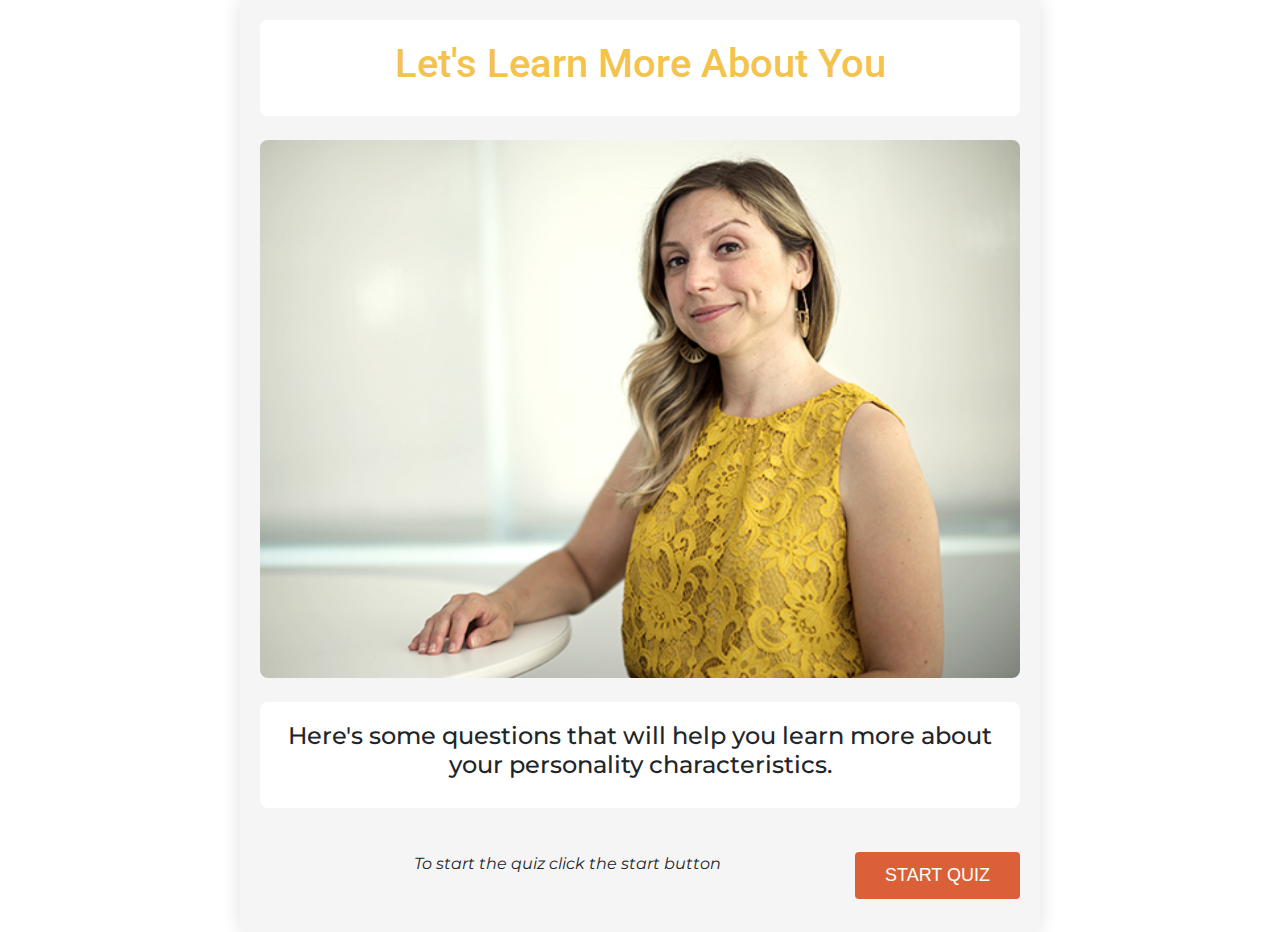
<file: index.html>
<!DOCTYPE html>
<html lang="en">
<head>
  <meta charset="UTF-8">
  <meta http-equiv="X-UA-Compatible" content="IE=edge">
  <meta name="viewport" content="width=device-width, initial-scale=1.0">
  <link rel="stylesheet" href="https://stackpath.bootstrapcdn.com/bootstrap/4.3.1/css/bootstrap.min.css" integrity="sha384-ggOyR0iXCbMQv3Xipma34MD+dH/1fQ784/j6cY/iJTQUOhcWr7x9JvoRxT2MZw1T" crossorigin="anonymous">
  <link href="css/styles.css" rel="stylesheet" type="text/css">
  <link rel="preconnect" href="https://fonts.gstatic.com">
  <link rel="preconnect" href="https://fonts.googleapis.com"> 
  <link href="https://fonts.googleapis.com/css2?family=Montserrat:wght@400;600&display=swap" rel="stylesheet">
  <link rel="preconnect" href="https://fonts.gstatic.com" crossorigin> 
  <link href="https://fonts.googleapis.com/css2?family=Montserrat:wght@400;600&family=Roboto:wght@700&display=swap" rel="stylesheet">
  <title>Career Quiz</title>
</head>
<body>
  <div class="container">
    <div class="card-body top">
      <h1>Let's Learn More About You</h1>
      
    </div>
    <br/>
    <div class="card-body img-card">
      <img src="img/Mary_Blalock.jpg" class="header-image">
    </div>
    <br/>
    <div class="card-body top">
      <h4>Here's some questions that will help you learn more about your personality characteristics.</h4>
    </div>
    <br/>
    <a href="html/question_1.html" class="start">START QUIZ</a>
    <div class="card-body bottom">
      <p><em>To start the quiz click the start button</em></p>
    </div>


  </div>
</body>

</html>
</file>
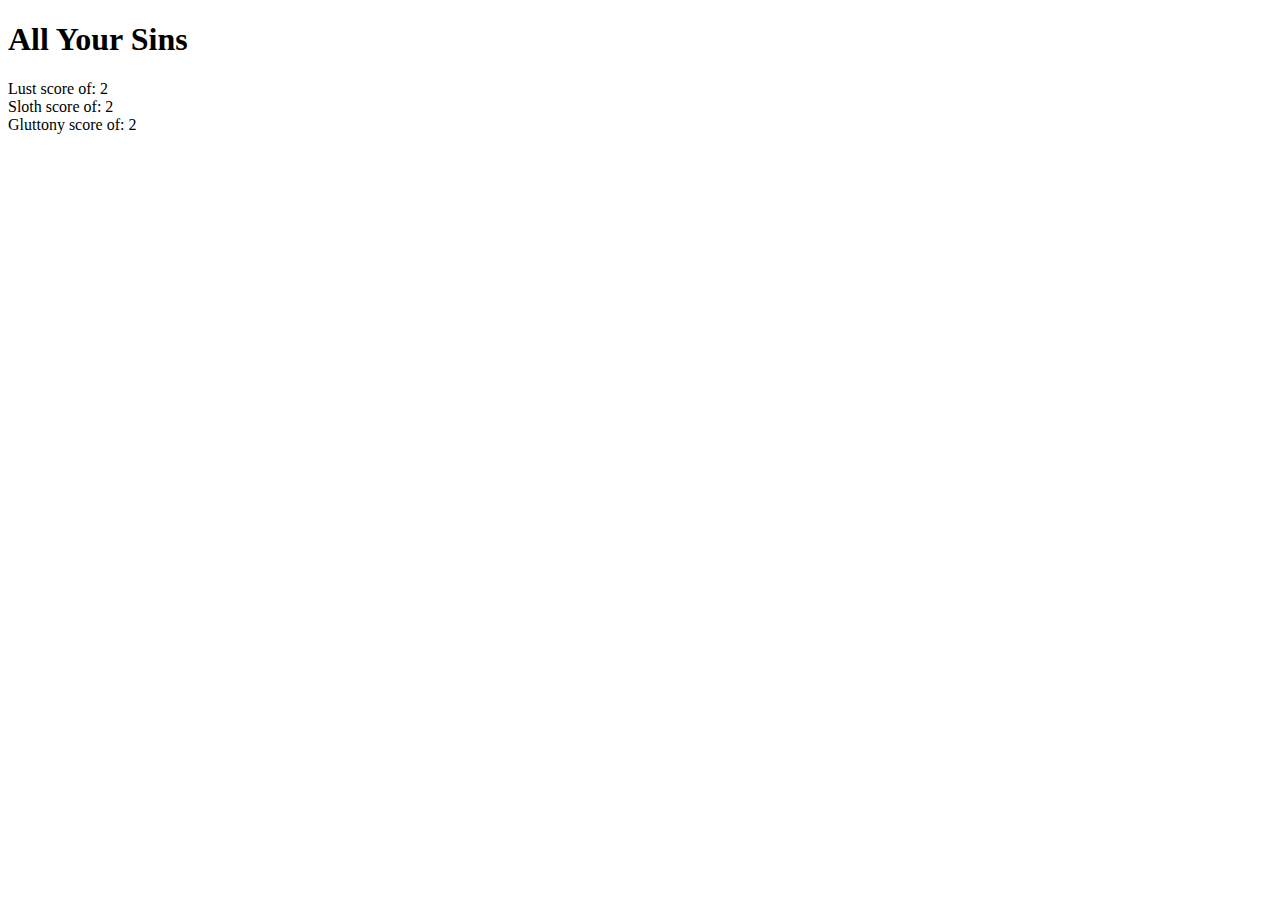
<file: html/sin.html>
<!DOCTYPE html>
<html lang="en">
<head>
  <meta charset="UTF-8">
  <meta http-equiv="X-UA-Compatible" content="IE=edge">
  <meta name="viewport" content="width=device-width, initial-scale=1.0">
  <title>Sins</title>
</head>
<body>
  <h1>All Your Sins</h1>
  <h3 id="top-headder"></h3>
  <ul id="top-list"></ul>
  <h3 id="second-headder"></h3>
  <ul id="second-list"></ul>
</body>
<script src="../js/testFx.js"></script>
</html>
</file>
<file: css/styles.css>
* {
  padding: 0;
  margin: 0;
  box-sizing: border-box;
}
body {
  font-family: "Montserrat";
  text-align: center;
  background-color: white;
}
img {
  width: 100%;
  object-fit: contain;
  border-radius: 8px;
}
.img-card {
  padding: 0;
}
.card-body {
  background-color: white;
  border-radius: 8px;
  
}
section {
  min-height: 100vh;
  width: 100%;
  display: flex;

  background-color: orange;
}

.container {
  max-width: 800px;
  width: 90%;
  padding: 20px;
  box-shadow: 0px 0px 20px #00000020;
  border-radius: 8px;
  background-color: whitesmoke;
}
h1 {
  font-family: 'Roboto', sans-serif;
  color: #f4c34d;
}

label {
  /* display: inline-block; */
  justify-content: right;
  color:rgb(46, 46, 46);
}
.question {
  background-color:white;
  border-radius: 8px;
  text-align: left;
  
}
.top {
  justify-content: center;
  border-radius: 8px;
}
.bottom {
  background-color: whitesmoke;
}


/* buttons and show/hide */
.step {
  display: none;
}
.step.active {
  display: block;
} 


button.next-btn,
button.previous-btn,
button.submit-btn,
button.btn-primary,
.start,
.restart {
  float: right;
  margin-top: 20px;
  padding: 10px 30px;
  border: none;
  outline: none;
  background-color: rgb(220, 96, 55);
  color: white;

  font-family: 'Barlow', sans-serif;
  font-size: 18px;
  cursor: pointer;
  border-radius: 4px;
  /* text-align: right; */
}
button.previous-btn,
.restart {
  float: left;
}
button.submit-btn {
  background-color: #ff9c00;
  color: white;
}
</file>
